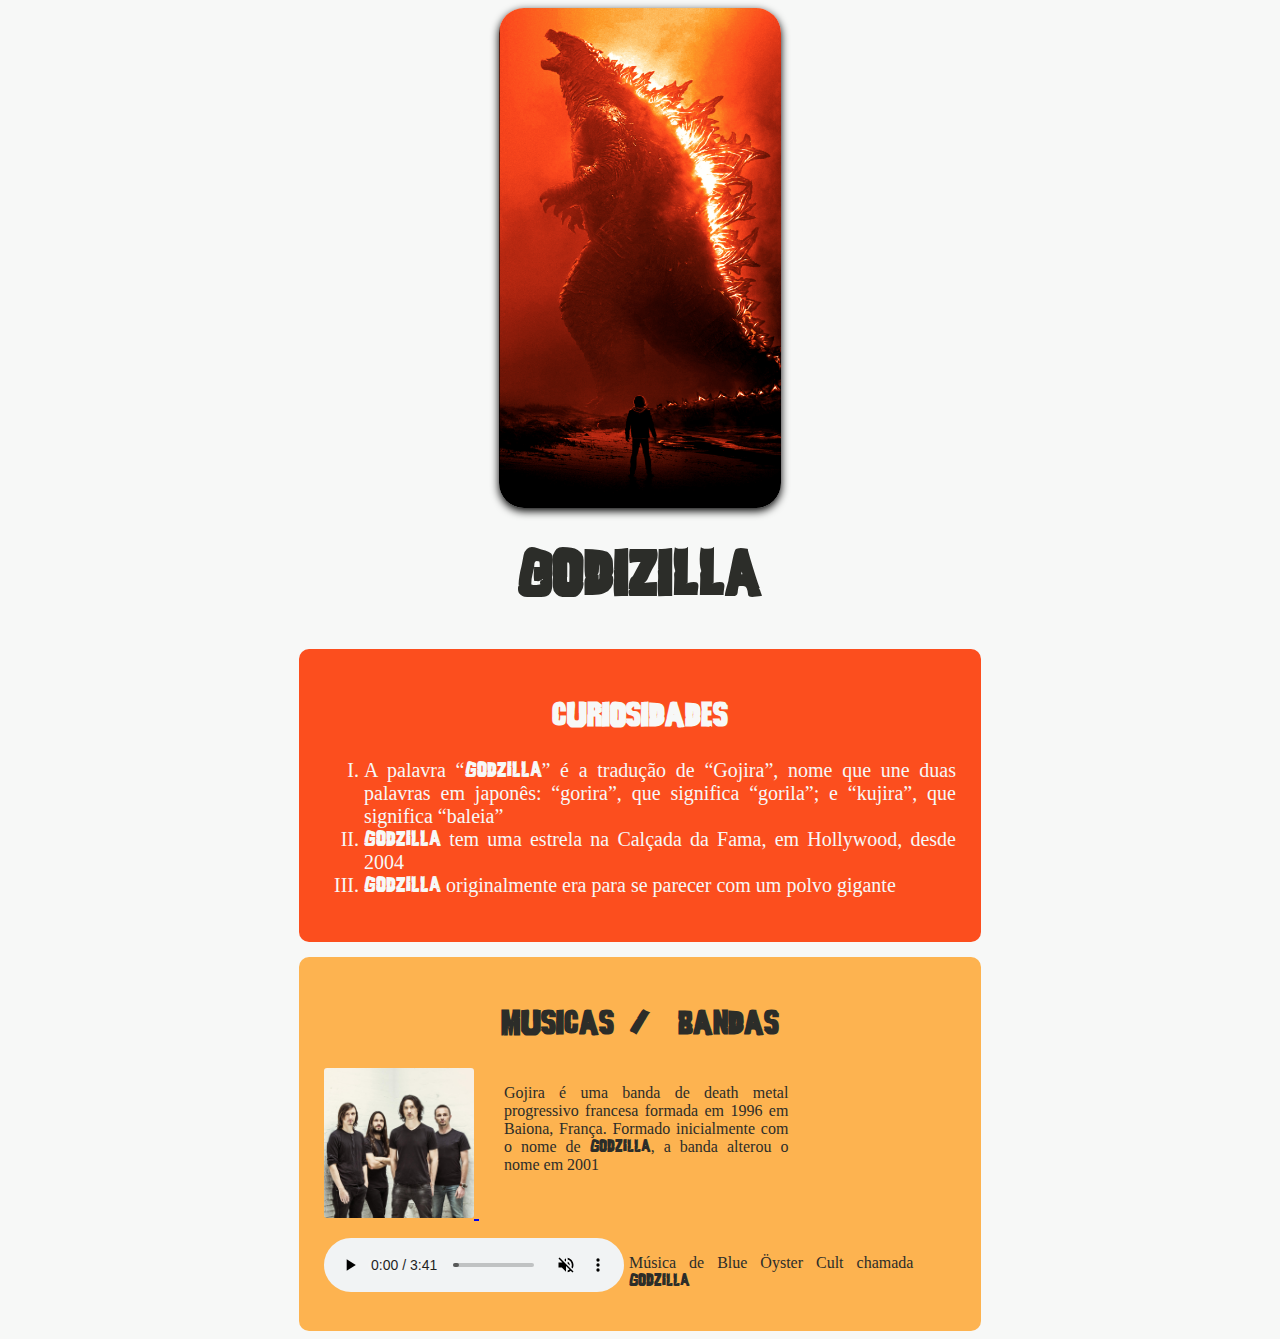
<file: pagina-godizilla/index.html>
<!DOCTYPE html>
<html lang="pt-BR">
<head>
    <link rel="stylesheet" href="style.css">
    <meta charset="UTF-8">
    <meta http-equiv="X-UA-Compatible" content="IE=edge">
    <meta name="viewport" content="width=device-width, initial-scale=1.0">
    <title>GODIZILLA</title>
</head>
<body>
    <div class="card-principal">
        <img src="assets\godzilla.png" alt="imagem alaranjada de Godizilla">
       
        <h1>Godizilla</h1>
    </div>

    <div class="card-curiosidades">
        <h2>CURIOSIDADES</h2>
        
        <ul>
            <li>A palavra “<span>Godzilla</span>” é a tradução de “Gojira”, nome que une duas palavras em japonês: “gorira”, que significa “gorila”; e “kujira”, que significa “baleia”</li>
            <li><span>Godzilla</span> tem uma estrela na Calçada da Fama, em Hollywood, desde 2004</li>
            <li><span>Godzilla</span> originalmente era para se parecer com um polvo gigante</li>
        </ul>
    </div>

    <div class="card-musicas">
        <h2>MUSICAS / BANDAS</h2>
        <div class="card-banda">
            <a href="https://open.spotify.com/artist/0GDGKpJFhVpcjIGF8N6Ewt?si=M18RwauFRvuWNiRye9QNwQ&nd=1" target="_blank">
                <img src="assets/gojira.jpeg" alt="Imagem dos Integrantes da Banda">
            </a>
            <p>Gojira é uma banda de death metal progressivo francesa formada em 1996 em Baiona, França. Formado inicialmente com o nome de <span>Godzilla</span>, a banda alterou o nome em 2001</p>
        </div>
        <div class="card-audio">
            <audio src="assets/blue-oyster-cult-godzilla.mp3" controls autoplay muted></audio>
            <p>Música de Blue Öyster Cult chamada <span>Godzilla</span></p>
        </div>
    </div>
</body>
</html>
</file>
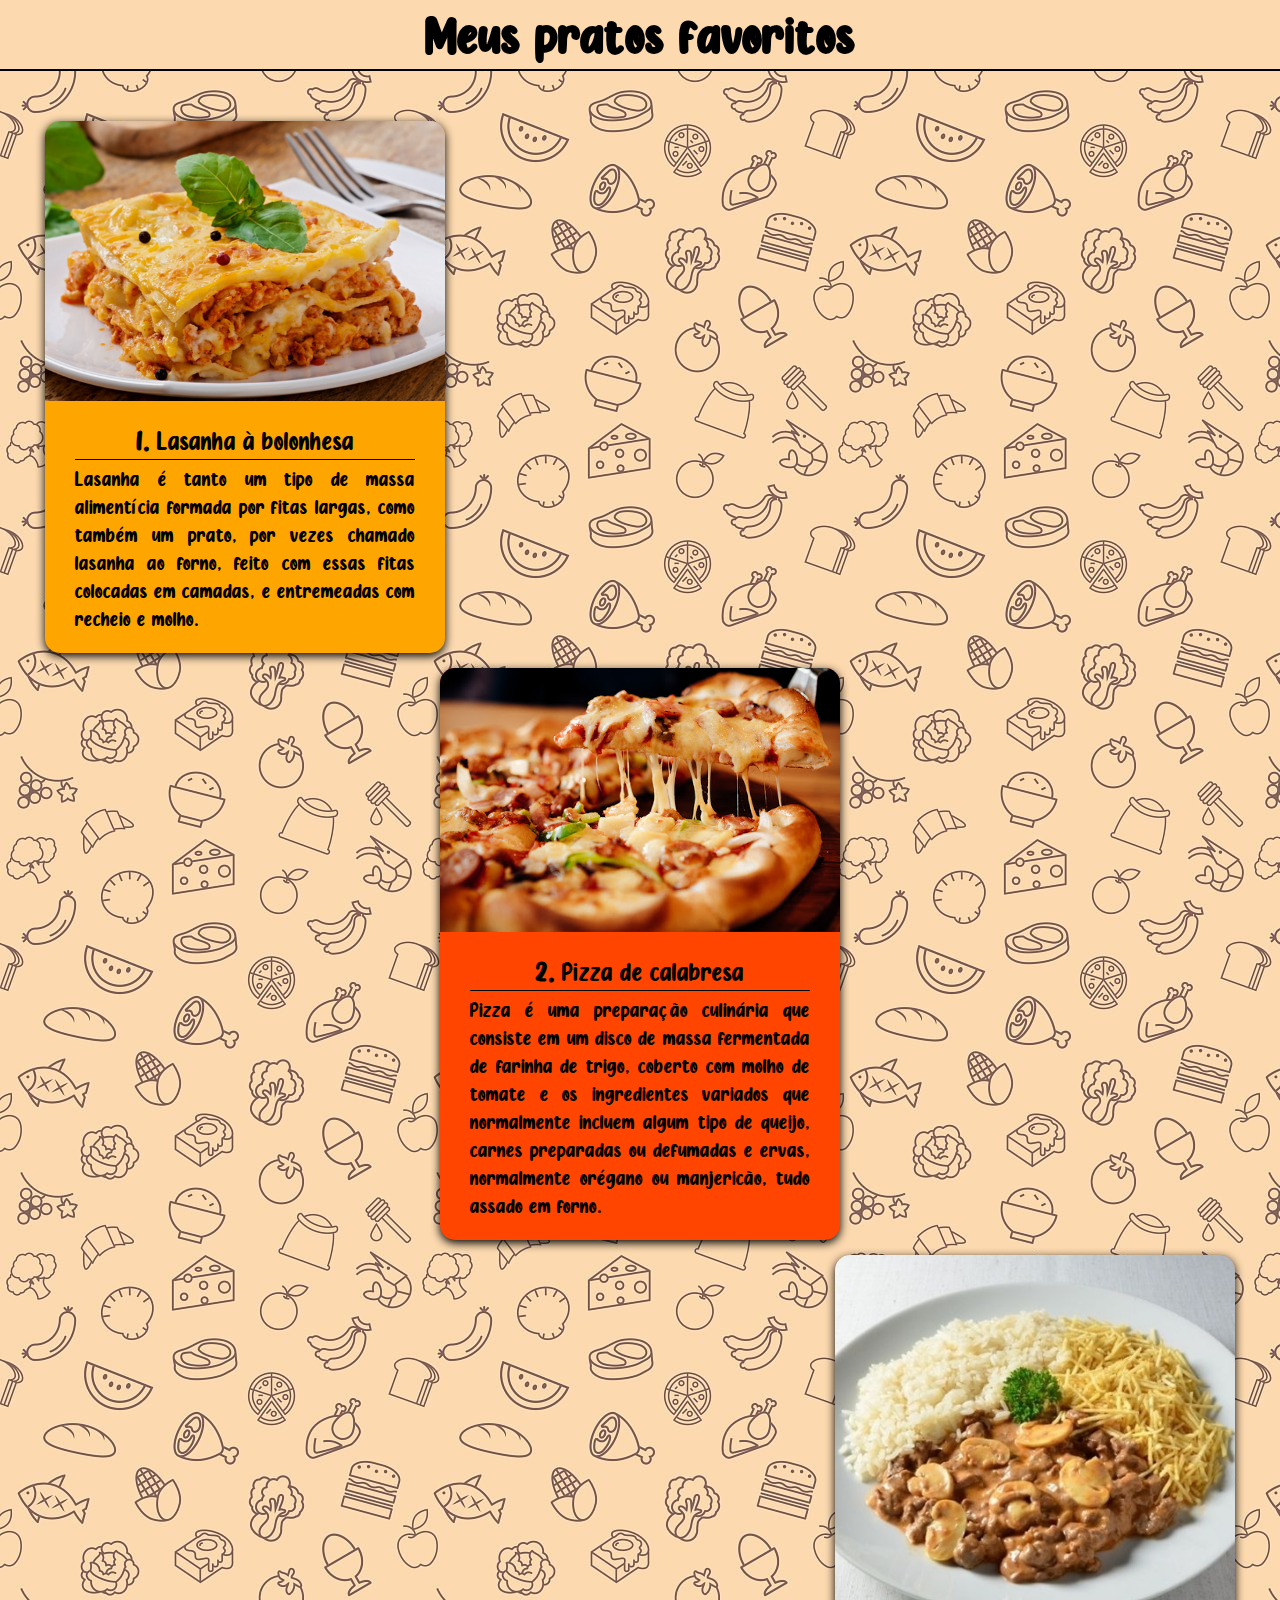
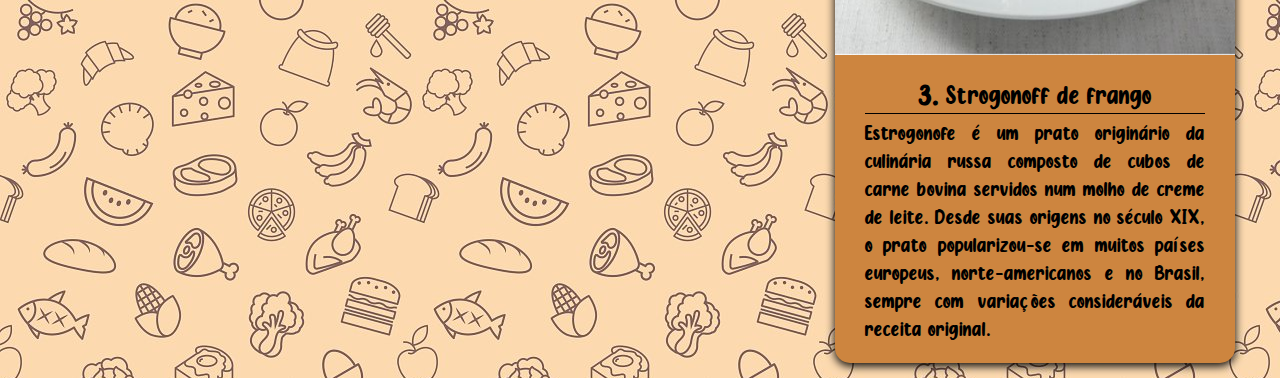
<file: pagina-pratos/index.html>
<!DOCTYPE html>
<html lang="pt-BR">
<head>
    <link rel="stylesheet" href="style.css">
    <meta charset="UTF-8">
    <meta http-equiv="X-UA-Compatible" content="IE=edge">
    <meta name="viewport" content="width=device-width, initial-scale=1.0">
    <title>Meus Pratos Favoritos</title>
</head>

<body>
    <div class="cabecalho">
        <h1>Meus pratos favoritos</h1>
    </div>

<div class="card esquerda laranja">
        <a href="https://pt.wikipedia.org/wiki/Lasanha" target=_blank>
        <img src="assets/lasanha.jpg" alt="prato com lasanha">
        </a>
        <div class="conteudo">
            <h2>
                <span>1.</span> Lasanha à bolonhesa
            </h2>
            <p>Lasanha é tanto um tipo de massa alimentícia formada por fitas largas, como também um prato, por vezes chamado lasanha ao forno, feito com essas fitas colocadas em camadas, e entremeadas com recheio e molho.</p>
        </div>
</div>
    
<div class="card meio marrom">
    <a href="https://pt.wikipedia.org/wiki/Pizza" target=_blank>
    <img src="assets/pizza.jpg" alt="prato com pizza">
    </a>
    <div class="conteudo">
        <h2>
            <span>2.</span> Pizza de calabresa
        </h2>
        <p>Pizza é uma preparação culinária que consiste em um disco de massa fermentada de farinha de trigo, coberto com molho de tomate e os ingredientes variados que normalmente incluem algum tipo de queijo, carnes preparadas ou defumadas e ervas, normalmente orégano ou manjericão, tudo assado em forno.</p>
    </div>
</div>

<div class="card direita bege">
    <a href="https://pt.wikipedia.org/wiki/Estrogonofe" target=_blank>
    <img src="assets/strogonoff.jpg" alt="prato com Estrogonofe">
    </a>
    <div class="conteudo">
        <h2>
            <span>3.</span> Strogonoff de frango
        </h2>
        <p>Estrogonofe é um prato originário da culinária russa composto de cubos de carne bovina servidos num molho de creme de leite. Desde suas origens no século XIX, o prato popularizou-se em muitos países europeus, norte-americanos e no Brasil, sempre com variações consideráveis da receita original.</p>
    </div>
</div>
      
</body>
</html>
</file>
<file: pagina-godizilla/style.css>
body {
    background-color: #F7F8F7;
    font-family: cursive;
    color: #2C2D29;
}

.card-principal img {
    display: block;
    margin-left: auto;
    margin-right: auto;
    max-height: 500px;
    box-shadow: 0 3px 8px 0 black;
    border-radius: 25px;
}

@font-face {
    font-family:'Godizilla';
    src: url('assets/Godzilla.ttf');
}

h1 {
    font-family: 'Godizilla', serif;
    text-align: center;
    font-size: 60px;
}

span {
    font-family: 'Godizilla', serif;
}

h2 {
    font-family: 'Godizilla', serif;
    text-align: center;
    font-size: 32px;
    margin-top: 10;
}

.card-curiosidades {
    background-color: #FC4E1E;
    color: #F7F8F7;
    border-radius: 10px;
    padding: 25px;
    border-radius: 10px;
    max-width: 50%;
    margin-top: 15px;
    text-align: justify;
    margin-left: auto;
    margin-right: auto;
    font-size: 20px;
    vertical-align: center;
}

li {
    list-style-type: upper-roman;
}

.card-musicas {
    background-color: #FDB350;
    border-radius: 10px;
    padding: 25px;
    border-radius: 10px;
    max-width: 50%;
    margin-top: 15px;
    text-align: justify;
    margin-left: auto;
    margin-right: auto;
    font-size: 20px;
    vertical-align: center;
}

.card-banda img {
    height: 150px;
    border-radius: 3px;
}

.card-banda p {
    display: inline-block;
    width: 45%;
    text-align: justify;
    margin-left: 25px;
    font-size: 16px;
    vertical-align: top;
}

.card-audio {
    margin-top: 15px;
}

.card-audio p {
    display: inline-block;
    width: 45%;
    text-align: justify;
    font-size: 16px;
    vertical-align: top;
}
</file>
<file: pagina-pratos/style.css>
@font-face {
    font-family: 'Almond Nougat';
    src: url(assets/almondnougat.ttf);
}

* {
    margin: 0;
    padding: 0px;
    box-sizing: border-box;
    font-family: 'Almond Nougat', cursive; 
}

body {
    background-image: url(assets/background.jpg);
    background-color: white;
    background-repeat: repeat;
    background-size: auto;
    position: initial;
}

h1 {
    font-size: 60px;
    background-color: #FCD9AF;
    margin: 0 0 50px 0;
    border-bottom: 2px solid black;
    text-align: center;
}

.card {
    max-width: 400px;
    border-radius: 15px;
    box-shadow: 0 3px 10px 0 black;
}

.conteudo {
    padding: 15px;
    margin-bottom: 15px;
}

img {
    max-width: 400px;
    border-radius: 15px 15px 0 0;
}

h2 {
    font-size: 30px;
    font-weight: 400;
    border-bottom: 1px solid black;
    text-align: center;
    margin: 0 15px 0 15px;
}

span {
    font-size: 34px;
    font-weight: 800;
}

p {
    font-size: 24px;
    text-align: justify;
    margin: 5px 15px 5px 15px;
}

.esquerda {
   margin-left: 45px;
}

.meio {
    margin: 0 auto;
}

.direita {
    margin-left:auto;
    margin-right: 45px;
}

.laranja {
    background-color:orange;
}

.marrom {
    background-color:orangered ;
}

.bege {
    background-color: peru;
}
</file>
